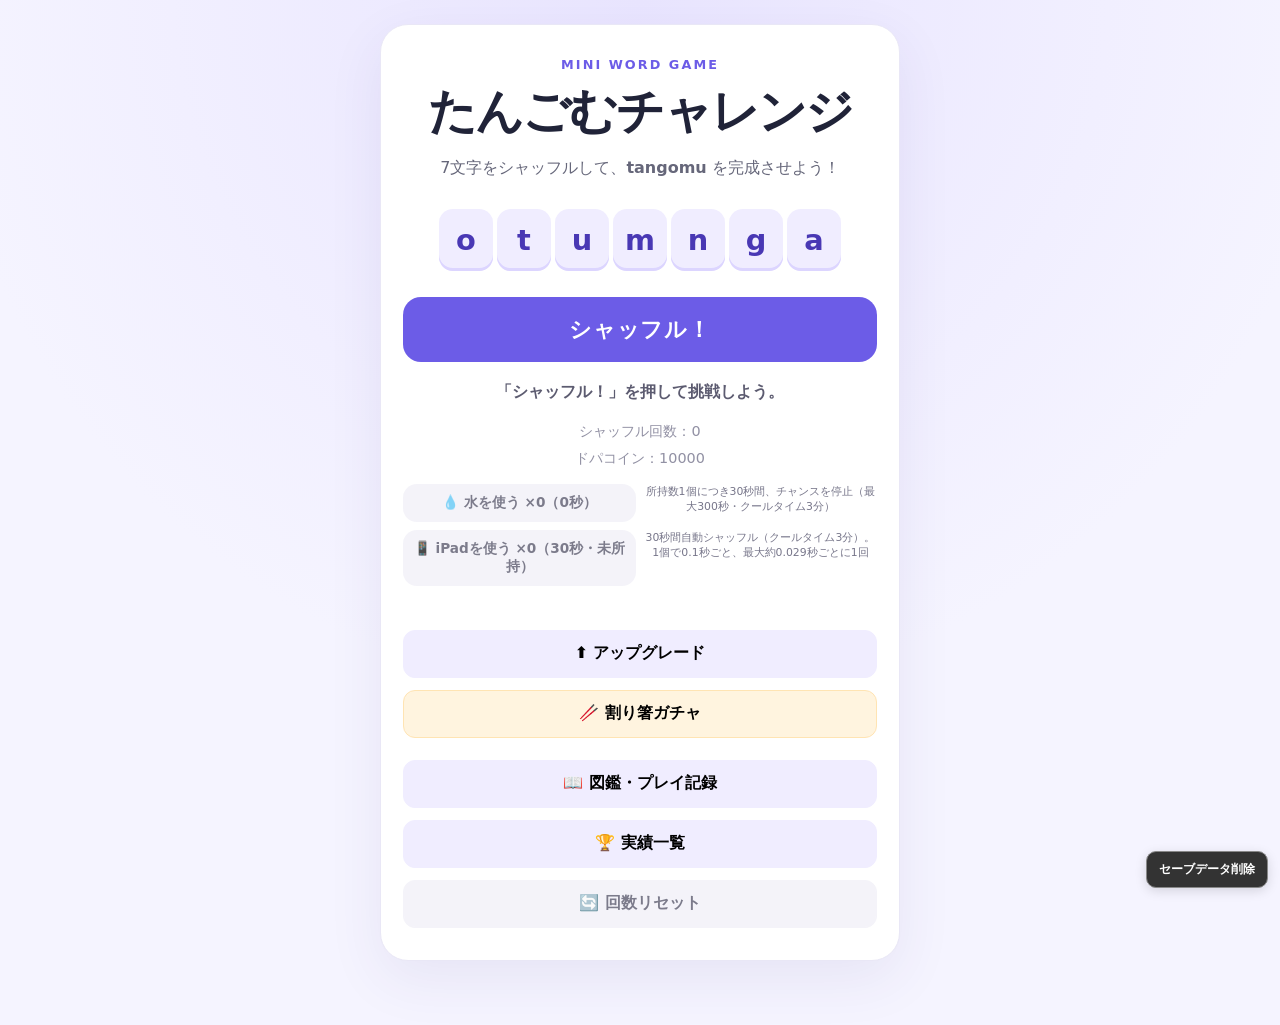
<file: index.html>
<!doctype html>
<html lang="ja">
<head>
  <meta charset="utf-8">
  <meta
    name="viewport"
    content="width=device-width, initial-scale=1, maximum-scale=1, user-scalable=no, viewport-fit=cover"
  >
  <title>たんごむチャレンジ</title>
  
<link rel="stylesheet" href="./css/base.css">
<link rel="stylesheet" href="./css/game.css">
<link rel="stylesheet" href="./css/effects.css">
<link rel="stylesheet" href="./css/achievements.css">
<link rel="stylesheet" href="./css/dopa.css">
<link rel="stylesheet" href="./css/collection.css">

</head>
<body>
  <main>
    <div class="eyebrow">MINI WORD GAME</div>

    <h1>たんごむチャレンジ</h1>

    <p>7文字をシャッフルして、<strong>tangomu</strong> を完成させよう！</p>

    <div class="letters" id="letters" aria-label="現在の文字列"></div>

    <div class="buttons">
      <button class="primary" id="shuffle">シャッフル！</button>
      <button id="dopaSkillActivate" class="secondary" hidden disabled>
        🔥 DOPA CHANCE発動
      </button>

      <button class="secondary" id="reset" hidden>最初から</button>

      <button class="secondary" id="debug" hidden>
        🛠️ クリア演出テスト
      </button>

      <button id="debugEete" hidden>
        紫シークレット：eete
      </button>

      <button id="debugTangomu" hidden>
        金シークレット：tangomu
      </button>
    </div>

    <div id="chanceOverlay" class="chance-overlay" aria-hidden="true">
      たんごむチャンス！
    </div>

    <div id="status" role="status" aria-live="polite">
      「シャッフル！」を押して挑戦しよう。
    </div>

    <div id="sparkle" class="sparkle" aria-hidden="true">
      🎉 ✨ 🎉
    </div>

    <div id="confetti" aria-hidden="true"></div>

    <div class="count">
      シャッフル回数：<span id="count">0</span>
    </div>

    <div class="count">
      ドパコイン：<span id="coins">0</span>
    </div>
    
    <div class="gacha-item-actions">
      <button id="useWaterBottle" class="secondary" type="button">
        💧 水を使う
      </button>
      <small>所持数1個につき30秒間、チャンスを停止（最大300秒・クールタイム3分）</small>
      <button id="useIpad" class="secondary" type="button">
        📱 iPadを使う
      </button>
      <small>30秒間自動シャッフル（クールタイム3分）。1個で0.1秒ごと、最大約0.029秒ごとに1回</small>
    </div>
    <p id="gachaAbilityStatus" role="status" aria-live="polite"></p>


<div class="menu-buttons">
  <button id="openUpgrade" class="secondary">
    ⬆️ アップグレード
  </button>

  <a id="openGacha" class="secondary" href="./gacha.html">
    🥢 割り箸ガチャ
  </a>

  <button id="openCollection" class="secondary">
    📖 図鑑・プレイ記録
  </button>

  <button id="openAchievements" class="secondary">
    🏆 実績一覧
  </button>

  <button id="resetCount" class="secondary is-locked">
    🔄 回数リセット
  </button>
</div>

  </main>

  <!-- 実績解除通知 -->
  <div
    id="achievementToast"
    class="achievement-toast"
    role="status"
    aria-live="polite"
    aria-atomic="true"
  ></div>

  <!-- 実績一覧画面 -->
  <div
    id="achievementModal"
    class="modal-overlay"
    hidden
  >
    <section
      class="achievement-modal"
      role="dialog"
      aria-modal="true"
      aria-labelledby="achievementTitle"
    >
      <div class="modal-header">
        <div>
          <div class="eyebrow">ACHIEVEMENTS</div>
          <h2 id="achievementTitle">実績一覧</h2>
        </div>

        <button
          id="closeAchievements"
          class="close-button"
          aria-label="実績一覧を閉じる"
        >×</button>
      </div>

      <div class="achievement-progress">
        <div class="progress-text">
          <span>解除状況</span>
          <strong id="achievementCount">0 / 0</strong>
        </div>

        <div
          class="progress-track"
          role="progressbar"
          aria-label="実績解除率"
          aria-valuemin="0"
          aria-valuemax="100"
          aria-valuenow="0"
          id="achievementProgress"
        >
          <div id="achievementProgressBar" class="progress-bar"></div>
        </div>
      </div>

      <div
        id="achievementList"
        class="achievement-list"
      ></div>

      <p class="achievement-note">
        まだ解除していない実績も確認できるよ！
      </p>
    </section>
  </div>

  
<!-- 図鑑・プレイ記録モーダル -->
<div id="collectionModal" class="modal-overlay" hidden>
  <section
    class="collection-modal"
    role="dialog"
    aria-modal="true"
    aria-labelledby="collectionTitle"
  >
    <div class="modal-header">
      <div>
        <div class="eyebrow">COLLECTION</div>
        <h2 id="collectionTitle">図鑑・プレイ記録</h2>
      </div>
      <button
        id="closeCollection"
        class="close-button"
        aria-label="図鑑を閉じる"
      >×</button>
    </div>

    <div class="collection-tabs" role="tablist" aria-label="表示内容">
      <button
        class="collection-tab active"
        data-collection-tab="secrets"
        role="tab"
        aria-selected="true"
      >📖 シークレット図鑑</button>

      <button
        class="collection-tab"
        data-collection-tab="records"
        role="tab"
        aria-selected="false"
      >📊 プレイ記録</button>
    </div>

    <section
      id="secretCollectionPanel"
      class="collection-panel"
      role="tabpanel"
    >
      <div class="collection-progress">
        <div class="collection-progress-heading">
          <span>シークレット発見率</span>
          <strong id="secretCollectionProgress">0%</strong>
        </div>

        <div class="collection-progress-heading">
          <span>発見数</span>
          <strong id="secretCollectionCount">0 / 10</strong>
        </div>

        <div
          class="collection-progress-track"
          role="progressbar"
          aria-label="シークレット発見率"
          aria-valuemin="0"
          aria-valuemax="100"
          aria-valuenow="0"
          id="secretCollectionProgressBarTrack"
        >
          <div
            id="secretCollectionProgressBar"
            class="collection-progress-bar"
          ></div>
        </div>
      </div>

      <div
        id="secretCollectionList"
        class="collection-secret-list"
      ></div>

      <p class="collection-note">
        シークレットを発見すると、ここに記録されるよ！
      </p>
    </section>

    <section
      id="recordCollectionPanel"
      class="collection-panel"
      role="tabpanel"
      hidden
    >
      <div id="playRecordList" class="play-record-list"></div>

      <p class="collection-note">
        これまでのプレイ記録だよ！
      </p>
    </section>
  </section>
</div>

<!-- Upgrade画面 -->
<div id="upgradeModal" class="modal-overlay" hidden>
  <section
    class="collection-modal"
    role="dialog"
    aria-modal="true"
    aria-labelledby="upgradeTitle"
  >
    <div class="modal-header">
      <div>
        <div class="eyebrow">UPGRADE</div>
        <h2 id="upgradeTitle">Upgrade</h2>
      </div>
      <button
        id="closeUpgrade"
        class="close-button"
        aria-label="Upgrade画面を閉じる"
      >×</button>
    </div>
    <div class="collection-panel">
      <article class="play-record-card">
        <span class="play-record-icon">✨</span>
        <span class="play-record-label">たんごむチャンス発生率</span>
        <strong id="chanceUpgradeRate" class="play-record-value">1/100</strong>
      </article>

      <p class="collection-note" id="chanceUpgradeDescription">
        ドパコインを使って、たんごむチャンスの発生率を上げよう！
      </p>

      <button id="buyChanceUpgrade" class="secondary">
        強化する
      </button>
      <p class="collection-note" id="chanceUpgradeStatus" role="status" aria-live="polite"></p>

      <section class="dopa-skill-upgrade">
        <div class="dopa-skill-upgrade-heading">
          <span class="play-record-icon">⚡</span>
          <span class="play-record-label">上位たんごむチャンス</span>
          <strong id="chanceTypeUpgradeState" class="play-record-value">通常</strong>
        </div>
        <p class="collection-note" id="chanceTypeUpgradeDescription">
          通常チャンスのみ発生します。スーパーを解禁すると4文字目まで確定します。
        </p>
        <button id="chanceTypeUpgradeButton" class="secondary">
          スーパーを解禁（50コイン）
        </button>
        <p class="collection-note" id="chanceTypeUpgradeStatus" role="status" aria-live="polite"></p>
      </section>

      <section class="dopa-skill-upgrade">
        <div class="dopa-skill-upgrade-heading">
          <span class="play-record-icon">🔥</span>
          <span class="play-record-label">DOPA CHANCE発動技</span>
          <strong id="dopaSkillState" class="play-record-value">未解放</strong>
        </div>
        <p class="collection-note" id="dopaSkillDescription">
          ドパコイン10枚で解放すると、DOPA CHANCEを任意に発動できます。
        </p>
        <p class="collection-note">
          再使用時間：<strong id="dopaSkillCooldown">10分</strong>
        </p>
        <p class="collection-note" id="dopaSkillUpgradeDescription"></p>
        <div class="dopa-skill-upgrade-actions">
          <button id="dopaSkillAction" class="secondary">
            技を解放（10コイン）
          </button>
        </div>
        <p class="collection-note" id="dopaSkillStatus" role="status" aria-live="polite"></p>
      </section>
    </div>
  </section>
</div>

  <!-- セーブデータ削除 -->
  <button id="saveDeleteButton" class="save-delete-button">
    セーブデータ削除
  </button>

  <script type="module" src="./js/game.js"></script>
</body>
</html>
</file>
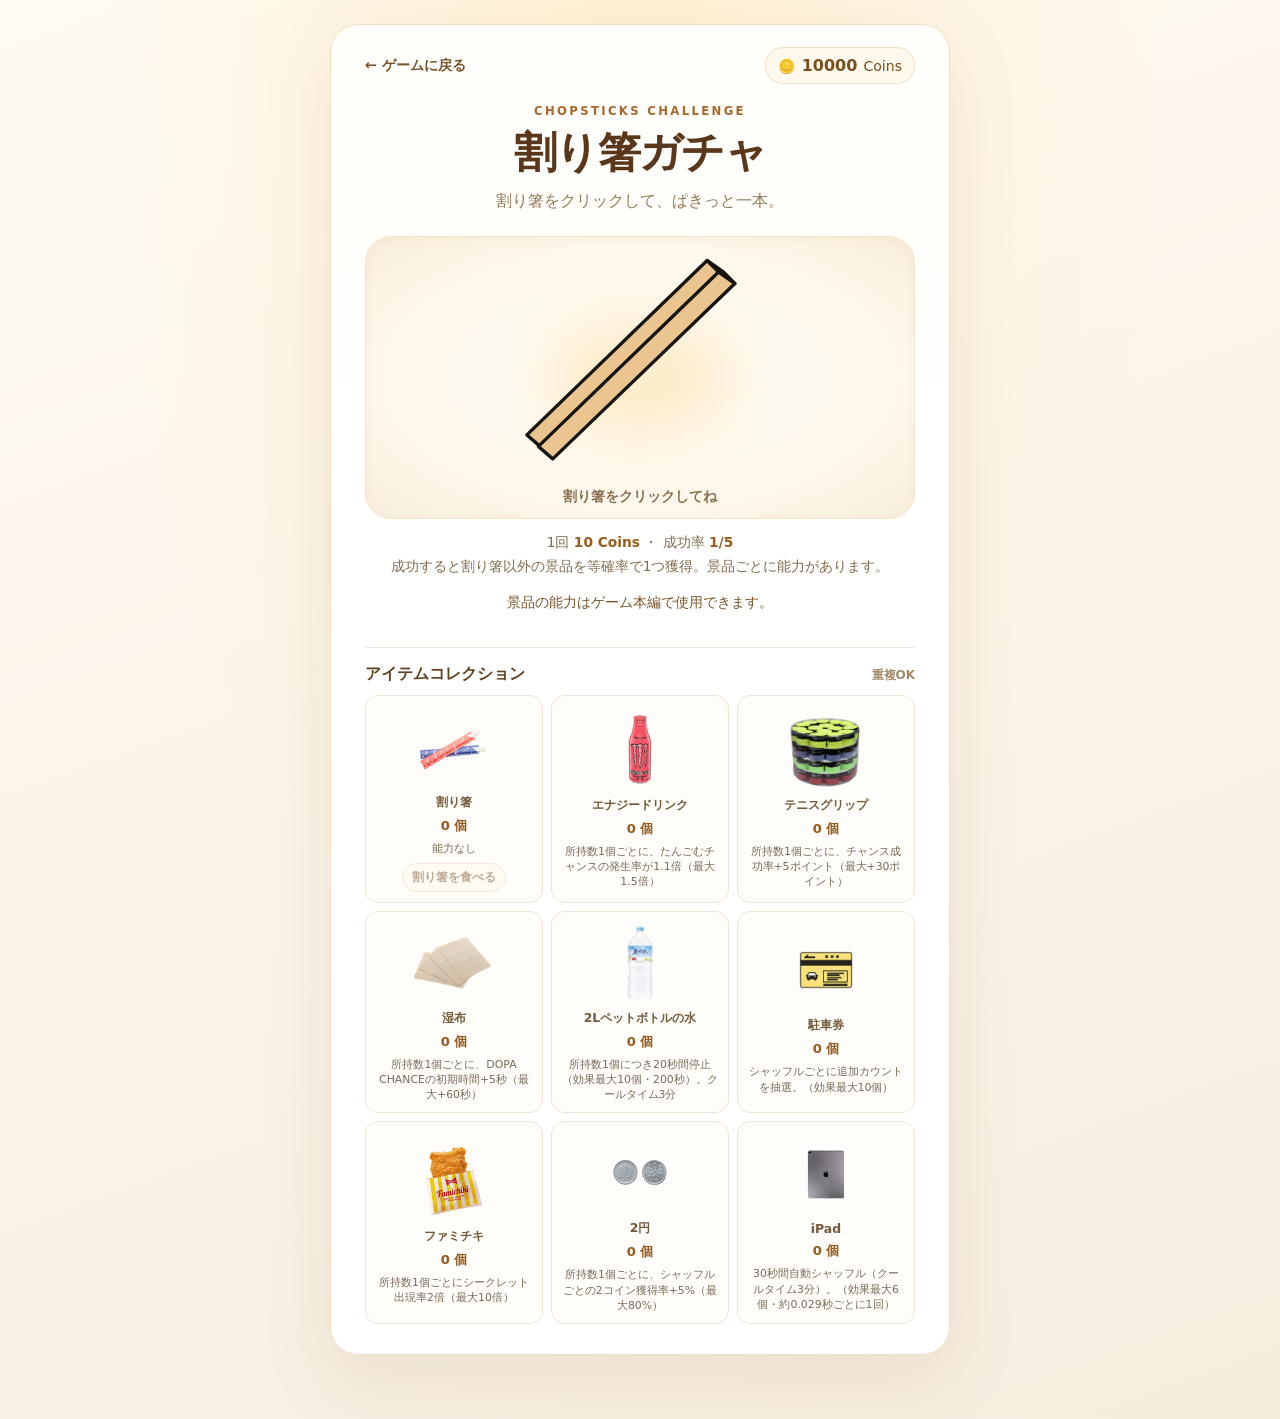
<file: gacha.html>
<!doctype html>
<html lang="ja">
<head>
  <meta charset="utf-8">
  <meta
    name="viewport"
    content="width=device-width, initial-scale=1, viewport-fit=cover"
  >
  <meta name="theme-color" content="#fff8ec">
  <title>割り箸ガチャ | たんごむチャレンジ</title>
  <link rel="stylesheet" href="./css/base.css">
  <link rel="stylesheet" href="./css/gacha.css">
</head>
<body class="gacha-body">
  <main class="gacha-page">
    <header class="gacha-header">
      <a class="gacha-back" href="./index.html">← ゲームに戻る</a>
      <div class="gacha-wallet" aria-label="所持Coins">
        <span aria-hidden="true">🪙</span>
        <strong id="gachaCoins">0</strong>
        <span>Coins</span>
      </div>
    </header>

    <section class="gacha-intro" aria-labelledby="gachaTitle">
      <div class="gacha-eyebrow">CHOPSTICKS CHALLENGE</div>
      <h1 id="gachaTitle">割り箸ガチャ</h1>
      <p>割り箸をクリックして、ぱきっと一本。</p>
    </section>

    <section class="gacha-machine" aria-label="割り箸を割る演出">
      <div class="gacha-glow" aria-hidden="true"></div>
      <div id="gachaStage" class="gacha-stage">
        <button
          id="drawGachaOnce"
          class="chopsticks-button"
          aria-label="割り箸を割る（10 Coins）"
        >
          <svg class="chopsticks" viewBox="0 0 260 240" aria-hidden="true">
            <g class="chopstick-piece chopstick-piece-upper">
              <path d="M 12 194 L 200 12 L 217 24 L 27 207 Z"></path>
            </g>
            <g class="chopstick-piece chopstick-piece-lower">
              <path d="M 24 206 L 212 24 L 229 36 L 39 219 Z"></path>
            </g>
            <path class="chopstick-connector" d="M 200 12 L 217 24 L 229 36 L 212 24 Z"></path>
          </svg>
        </button>
        <span id="gachaStageText" class="gacha-stage-text">
          割り箸をクリックしてね
        </span>
      </div>
      <div id="gachaBurst" class="gacha-burst" aria-hidden="true"></div>
    </section>

    <p class="gacha-rules">
      1回 <strong>10 Coins</strong> ・ 成功率 <strong>1/5</strong><br>
      成功すると割り箸以外の景品を等確率で1つ獲得。景品ごとに能力があります。
    </p>

    <p id="gachaStatus" class="gacha-status" role="status" aria-live="polite">
      景品の能力はゲーム本編で使用できます。
    </p>

    <section class="gacha-inventory-section" aria-labelledby="inventoryTitle">
      <div class="gacha-section-heading">
        <h2 id="inventoryTitle">アイテムコレクション</h2>
        <span>重複OK</span>
      </div>
      <div id="gachaInventory" class="gacha-inventory"></div>
    </section>

  </main>

  <script type="module" src="./js/gachaPage.js"></script>
</body>
</html>
</file>
<file: css/base.css>
:root {
  color-scheme: light;
  --ink: #202338;
  --accent: #6c5ce7;
  --bg: #f5f4ff;
}

* {
  box-sizing: border-box;
}

[hidden] {
  display: none !important;
}

button {
  touch-action: manipulation;
  -webkit-user-select: none;
  user-select: none;
  -webkit-touch-callout: none;
  -webkit-tap-highlight-color: transparent;
}

body {
  margin: 0;
  min-height: 100vh;
  min-height: 100dvh;
  display: grid;
  place-items: center;
  padding: 24px;
  padding-bottom: max(64px, calc(24px + env(safe-area-inset-bottom)));
  font-family: system-ui, -apple-system, "Hiragino Kaku Gothic ProN", sans-serif;
  color: var(--ink);
  background: radial-gradient(circle at top, #e9e5ff, var(--bg) 58%);
}

body.modal-open {
  overflow: hidden;
}

main {
  width: min(100%, 520px);
  text-align: center;
  background: #fff;
  border: 1px solid #e9e7f6;
  border-radius: 28px;
  padding: 32px 22px;
  box-shadow: 0 18px 55px #3a2e8014;
}

.eyebrow {
  color: var(--accent);
  font-weight: 800;
  letter-spacing: .16em;
  font-size: .8rem;
}

h1 {
  margin: 8px 0 10px;
  font-size: clamp(2rem, 8vw, 3rem);
  letter-spacing: -.04em;
}

p {
  line-height: 1.7;
  color: #66677a;
  margin: 0 auto;
}

/* 共通ボタン */
button {
  border: 0;
  border-radius: 14px;
  padding: 13px 20px;
  font: inherit;
  font-weight: 750;
  cursor: pointer;
  transition: transform .12s, filter .12s;
}

button:hover {
  filter: brightness(.97);
  transform: translateY(-1px);
}

button:active {
  transform: translateY(1px);
}

button:disabled {
  cursor: default;
  opacity: .7;
  transform: none;
}

button:focus-visible {
  outline: 3px solid #a99dfb;
  outline-offset: 3px;
}

.primary {
  background: var(--accent);
  color: white;
}

.secondary {
  background: #f0eff7;
  color: #45445b;
}

/* 全体のタッチ操作対策 */
html,
body,
main {
  touch-action: manipulation;
}

button,
button * {
  touch-action: manipulation;
  -webkit-tap-highlight-color: transparent;
}

/* スマートフォン：全体レイアウト */
@media (max-width: 480px) {
  body {
    padding: 14px;
    padding-bottom: max(62px, calc(14px + env(safe-area-inset-bottom)));
  }

  main {
    padding: 28px 18px;
    border-radius: 24px;
  }
}

/* 動きを減らす設定が有効な端末への配慮 */
@media (prefers-reduced-motion: reduce) {
  *,
  *::before,
  *::after {
    animation: none !important;
    transition: none !important;
  }
}
</file>
<file: css/game.css>
/* 文字タイル */
.letters {
  display: flex;
  justify-content: center;
  flex-wrap: nowrap;
  gap: 4px;
  margin: 28px 0 22px;
  min-height: 66px;
}

.letter {
  width: clamp(0px, 8vw, 54px);
  height: clamp(46px, 12vw, 62px);
  display: grid;
  place-items: center;
  border-radius: 14px;
  background: #f0edff;
  color: #4938b4;
  font-size: clamp(1.35rem, 5vw, 1.8rem);
  font-weight: 850;
  box-shadow: inset 0 -3px #dcd5ff;
}

.letter.correct {
  background: #d9f8e7;
  color: #167747;
  box-shadow: inset 0 -3px #b5e9cc;
}

/* ボタン配置 */
.buttons {
  display: flex;
  justify-content: center;
  gap: 10px;
  flex-wrap: wrap;
}

/* メインボタン */
#shuffle {
  width: 100%;
  min-height: 64px;
  padding: 18px 24px;
  border-radius: 18px;
  font-size: 1.35rem;
  font-weight: 850;
  letter-spacing: .04em;
}

.buttons.has-dopa-skill {
  display: grid;
  grid-template-columns: minmax(0, 3fr) minmax(0, 1fr);
}

.buttons.has-dopa-skill #shuffle,
.buttons.has-dopa-skill #dopaSkillActivate {
  width: 100%;
  min-width: 0;
}

#dopaSkillActivate {
  min-height: 64px;
  padding: 12px 10px;
  border: 1px solid #8d72eb;
  border-radius: 18px;
  background: linear-gradient(135deg, #7c3aed, #db2777);
  color: #fff;
  font-size: clamp(.85rem, 3.5vw, 1rem);
  font-weight: 850;
}

#dopaSkillActivate:hover:not(:disabled) {
  filter: brightness(1.08);
}

#dopaSkillActivate:disabled {
  opacity: .65;
}

#reset {
  width: 100%;
  min-height: 64px;
  padding: 18px 24px;
  border-radius: 18px;
  font-size: 1.25rem;
  font-weight: 850;
}

/* ステータス */
#status {
  min-height: 2em;
  margin-top: 20px;
  font-weight: 750;
  color: #5c5b70;
  white-space: pre-line;
}

#status.win {
  white-space: pre-line;
  color: #16804a;
  font-size: 1.5rem;
  line-height: 1.8;
  animation: pop .5s ease-out;
}

.count {
  margin-top: 8px;
  font-size: .9rem;
  color: #9291a4;
}

.gacha-item-actions {
  display: grid;
  grid-template-columns: repeat(2, minmax(0, 1fr));
  align-items: start;
  gap: 8px;
  margin-top: 16px;
}

.gacha-item-actions small {
  color: #77768a;
  font-size: .68rem;
  line-height: 1.4;
  text-align: center;
}

.gacha-item-actions button {
  padding: 10px 8px;
  font-size: .85rem;
}

#gachaAbilityStatus {
  min-height: 1.4em;
  margin: 8px 0 0;
  color: #6c5ce7;
  font-size: .78rem;
  text-align: center;
}

/* キラキラ */
.sparkle {
  display: none;
  font-size: 1.7rem;
  margin-top: 8px;
}

.sparkle.show {
  display: block;
  animation: pop .45s ease-out;
}

@keyframes pop {
  from {
    transform: scale(.5);
    opacity: 0;
  }

  to {
    transform: scale(1);
    opacity: 1;
  }
}

/* 紫色シークレット */
.letter.rare-purple {
  background: linear-gradient(
    135deg,
    #f0d9ff 0%,
    #a855f7 18%,
    #6b21a8 42%,
    #c084fc 55%,
    #581c87 78%,
    #a855f7 100%
  );
  color: #fff;
  border: 2px solid #d8b4fe;
  text-shadow: 0 1px 2px #3b0764;
  box-shadow:
    inset 0 1px 2px #f3e8ff,
    inset 0 -3px 4px #3b0764,
    0 0 5px rgba(168, 85, 247, .45);
}

/* 金色シークレット */
.letter.rare-gold {
  background: linear-gradient(
    135deg,
    #fff2a6 0%,
    #d4af37 18%,
    #8a6d1d 38%,
    #ffe680 50%,
    #b8860b 65%,
    #6f5315 82%,
    #d4af37 100%
  );
  color: #382600;
  border: 2px solid #f5d76e;
  text-shadow: 0 1px 1px rgba(255, 255, 255, .35);
  box-shadow:
    inset 0 1px 2px #fff8d6,
    inset 0 -3px 4px #65470a,
    0 0 7px rgba(212, 175, 55, .4);
}

/* スマートフォン */
@media (max-width: 480px) {
  .letters {
    gap: 3px;
  }

  #shuffle,
  #reset {
    min-height: 62px;
  }
}
</file>
<file: css/effects.css>
/* チャンス演出 */
.chance-overlay {
  position: fixed;
  top: 50%;
  left: 50%;
  transform: translate(-50%, -50%);
  z-index: 10000;
  max-width: calc(100vw - 24px);
  background: #fff;
  color: #000;
  border: 2px solid #000;
  border-radius: 8px;
  padding: 20px 28px;
  font-size: clamp(1.5rem, 6vw, 2.2rem);
  font-weight: 900;
  text-align: center;
  white-space: nowrap;
  display: none;
  pointer-events: none;
  touch-action: manipulation;
  -webkit-user-select: none;
  user-select: none;
  -webkit-touch-callout: none;
}

.chance-overlay.show {
  display: block;
  animation: chance-pop .5s ease-out;
}

@keyframes chance-pop {
  0% {
    opacity: 0;
    transform: translate(-50%, -50%) scale(.8);
  }

  40% {
    opacity: 1;
    transform: translate(-50%, -50%) scale(1.05);
  }

  100% {
    opacity: 1;
    transform: translate(-50%, -50%) scale(1);
  }
}

/* 紙吹雪 */
#confetti {
  position: fixed;
  inset: 0;
  overflow: hidden;
  pointer-events: none;
  z-index: 9999;
}

.confetti-piece {
  position: absolute;
  top: -20px;
  width: 10px;
  height: 16px;
  animation: confetti-fall 3s ease-in forwards;
}

@keyframes confetti-fall {
  0% {
    transform: translateY(-20px) rotate(0deg);
    opacity: 1;
  }

  100% {
    transform: translateY(110vh) rotate(900deg);
    opacity: 0;
  }
}

/* デバッグボタン */
#debug[hidden],
#debugEete[hidden],
#debugTangomu[hidden] {
  display: none !important;
}

/* チャンス演出中の操作対策 */
body.chance-animation {
  overscroll-behavior: none;
}

body.chance-animation,
body.chance-animation * {
  -webkit-user-select: none !important;
  user-select: none !important;
  -webkit-touch-callout: none !important;
}

body.chance-animation button {
  touch-action: manipulation;
}

/* チャンス演出中のボタン */
.buttons button.chance-disabled-look {
  background-color: #b8b8b8 !important;
  color: #666 !important;
  border-color: #aaa !important;
  opacity: .75;
  cursor: default;
}
</file>
<file: css/achievements.css>
/* メニューボタン */
.menu-buttons {
  display: flex;
  flex-direction: column;
  gap: 12px;
  margin-top: 18px;
}

/* 4つのボタンを同じ大きさにする */
#openCollection,
#openAchievements,
#resetCount,
#openUpgrade,
#openGacha {
  box-sizing: border-box;
  width: 100%;
  min-height: 48px;
  margin-top: 0;
  padding: 12px 16px;
  border-radius: 12px;
  font-size: 1rem;
  font-weight: 700;
}

/* 図鑑・プレイ記録 */
#openCollection {
  background-color: #f0edff;
  color: #000;
  border: 1px solid #f0edff;
}

#openCollection:hover {
  background-color: #e5dfff;
}

/* 実績一覧 */
#openAchievements {
  background-color: #f0edff;
  color: #000;
  border: 1px solid #f0edff;
}

#openAchievements:hover {
  background-color: #e5dfff;
}

/* Upgrade */
#openUpgrade {
  background-color: #f0edff;
  color: #000;
  border: 1px solid #f0edff;
}

#openUpgrade:hover {
  background-color: #e5dfff;
}

#openGacha {
  display: block;
  text-align: center;
  text-decoration: none;
  background-color: #fff4df;
  color: #000;
  border: 1px solid #ffe4b3;
}

#openGacha:hover {
  background-color: #ffebc9;
}

/* 回数リセット：使用できないときもクリック可能 */

#resetCount.is-locked {

  background-color: #f0eff7;

  color: #45445b;

  border: 1px solid #f0eff7;

  opacity: 0.7;

  cursor: pointer;

}

/* 使用できるとき */

#resetCount:not(.is-locked) {

  background-color: #f0edff;

  color: #000;

  border: 1px solid #f0edff;

  opacity: 1;

  cursor: pointer;

}

#resetCount:not(.is-locked):hover {

  background-color: #e5dfff;

}


/* 実績解除通知 */
.achievement-toast {
  position: fixed;
  top: max(16px, env(safe-area-inset-top));
  left: 50%;
  transform: translateX(-50%) translateY(-12px);
  z-index: 11000;
  width: max-content;
  max-width: calc(100vw - 32px);
  padding: 14px 20px;
  border: 2px solid #f5c542;
  border-radius: 14px;
  background: #292929;
  color: #fff;
  box-shadow: 0 8px 30px #0002;
  font-weight: 800;
  text-align: center;
  white-space: pre-line;
  overflow-wrap: anywhere;
  opacity: 0;
  visibility: hidden;
  pointer-events: none;
  transition:
    opacity .25s ease,
    transform .25s ease,
    visibility .25s;
}

.achievement-toast.show {
  opacity: 1;
  visibility: visible;
  transform: translateX(-50%) translateY(0);
}

/* モーダルの背景 */
.modal-overlay {
  position: fixed;
  inset: 0;
  z-index: 10500;
  display: grid;
  place-items: center;
  padding: 16px;
  padding-top: max(16px, env(safe-area-inset-top));
  padding-bottom: max(16px, env(safe-area-inset-bottom));
  background: rgba(25, 23, 43, .62);
  backdrop-filter: blur(5px);
  -webkit-backdrop-filter: blur(5px);
}

/* 実績一覧本体 */
.achievement-modal {
  width: min(100%, 500px);
  max-height: 85vh;
  max-height: 85dvh;
  display: flex;
  flex-direction: column;
  overflow: hidden;
  background: #fff;
  border: 1px solid #e9e7f6;
  border-radius: 24px;
  box-shadow: 0 24px 80px #0003;
  text-align: left;
  animation: modal-pop .2s ease-out;
}

@keyframes modal-pop {
  from {
    opacity: 0;
    transform: scale(.96) translateY(8px);
  }

  to {
    opacity: 1;
    transform: scale(1) translateY(0);
  }
}

.modal-header {
  display: flex;
  align-items: center;
  justify-content: space-between;
  gap: 12px;
  padding: 22px 22px 16px;
  border-bottom: 1px solid #eeecf7;
}

.modal-header h2 {
  margin: 4px 0 0;
  font-size: 1.6rem;
  letter-spacing: -.03em;
}

.close-button {
  flex: 0 0 auto;
  width: 42px;
  height: 42px;
  padding: 0;
  border-radius: 50%;
  background: #f0eff7;
  color: #45445b;
  font-size: 1.8rem;
  line-height: 1;
}

/* 解除進捗 */
.achievement-progress {
  padding: 18px 22px;
  background: #faf9ff;
  border-bottom: 1px solid #eeecf7;
}

.progress-text {
  display: flex;
  justify-content: space-between;
  align-items: center;
  gap: 12px;
  margin-bottom: 10px;
  font-size: .95rem;
  color: #66677a;
}

.progress-text strong {
  color: #4938b4;
  font-size: 1rem;
}

.progress-track {
  height: 10px;
  overflow: hidden;
  background: #e7e4f3;
  border-radius: 999px;
}

.progress-bar {
  width: 0;
  height: 100%;
  border-radius: inherit;
  background: linear-gradient(90deg, #6c5ce7, #a18aff);
  transition: width .3s ease;
}

/* 実績リスト */
.achievement-list {
  display: grid;
  gap: 10px;
  overflow-y: auto;
  overscroll-behavior: contain;
  padding: 16px 18px;
  -webkit-overflow-scrolling: touch;
}

.achievement-card {
  display: grid;
  grid-template-columns: 52px minmax(0, 1fr);
  align-items: center;
  gap: 12px;
  padding: 13px;
  border: 1px solid #e9e7f6;
  border-radius: 16px;
  background: #fff;
}

.achievement-card.unlocked {
  border-color: #d7cfff;
  background: linear-gradient(135deg, #faf9ff, #f0edff);
}

.achievement-icon {
  display: grid;
  place-items: center;
  width: 52px;
  height: 52px;
  border-radius: 14px;
  background: #eeedf3;
  color: #9a98a8;
  font-size: 1.7rem;
}

.achievement-card.unlocked .achievement-icon {
  background: #e4dcff;
  color: #5c45cf;
}

.achievement-info {
  min-width: 0;
}

.achievement-name {
  margin: 0 0 4px;
  color: #a09eae;
  font-size: 1rem;
  font-weight: 850;
  overflow-wrap: anywhere;
}

.achievement-card.unlocked .achievement-name {
  color: #382b8b;
}

.achievement-description {
  margin: 0;
  color: #77768a;
  font-size: .86rem;
  line-height: 1.55;
  overflow-wrap: anywhere;
}

.achievement-status {
  display: inline-block;
  margin-top: 7px;
  color: #a09eae;
  font-size: .76rem;
  font-weight: 750;
}

.achievement-card.unlocked .achievement-status {
  color: #287543;
}

.achievement-note {
  flex: 0 0 auto;
  padding: 0 22px 18px;
  font-size: .82rem;
  text-align: center;
  color: #9291a4;
}

/* セーブデータ削除ボタン */
.save-delete-button {
  position: fixed;
  right: max(12px, env(safe-area-inset-right));
  bottom: max(12px, env(safe-area-inset-bottom));
  z-index: 9000;
  padding: 9px 12px;
  border: 1px solid #888;
  border-radius: 10px;
  background: #333;
  color: #fff;
  font-size: .78rem;
  box-shadow: 0 3px 12px #0002;
}

/* スマートフォン：実績画面 */
@media (max-width: 480px) {
  .modal-overlay {
    padding-left: 10px;
    padding-right: 10px;
  }

  .achievement-modal {
    max-height: 88vh;
    max-height: 88dvh;
    border-radius: 20px;
  }

  .modal-header {
    padding: 18px 16px 14px;
  }

  .achievement-progress {
    padding: 14px 16px;
  }

  .achievement-list {
    padding: 12px;
    gap: 8px;
  }

  .achievement-card {
    grid-template-columns: 44px minmax(0, 1fr);
    gap: 10px;
    padding: 10px;
  }

  .achievement-icon {
    width: 44px;
    height: 44px;
    border-radius: 12px;
    font-size: 1.5rem;
  }

  .achievement-note {
    padding: 0 12px 14px;
  }

  .save-delete-button {
    font-size: .72rem;
    padding: 8px 10px;
  }
}
</file>
<file: css/dopa.css>
/* ========================================
   DOPA CHANCE 突入演出
======================================== */

.dopa-entrance {
  position: fixed;
  inset: 0;
  z-index: 100000;
  display: flex;
  align-items: center;
  justify-content: center;
  overflow: hidden;
  background: #050008;
  opacity: 0;
  pointer-events: none;
  transition: opacity 0.15s ease;
}

.dopa-entrance.active {
  opacity: 1;
}

.dopa-flash {
  position: absolute;
  inset: -50%;
  background: radial-gradient(
    ellipse at center,
    rgba(255, 20, 20, 0.95) 0%,
    rgba(130, 0, 30, 0.55) 25%,
    transparent 65%
  );
  opacity: 0;
}

.dopa-entrance.active .dopa-flash {
  animation: dopaFlash 1.2s ease-out forwards;
}

.dopa-lightning {
  position: absolute;
  inset: -100%;
  background: repeating-linear-gradient(
    115deg,
    transparent 0%,
    transparent 46%,
    rgba(255, 40, 40, 0.95) 47%,
    rgba(255, 255, 255, 0.95) 47.3%,
    transparent 48%,
    transparent 55%
  );
  opacity: 0;
}

.dopa-entrance.active .dopa-lightning {
  animation: dopaLightning 1.4s ease-out forwards;
}

.dopa-entrance-content {
  position: relative;
  z-index: 2;
  width: 100%;
  padding: 20px;
  box-sizing: border-box;
  text-align: center;
  opacity: 0;
  transform: scale(0.3) rotate(-8deg);
}

.dopa-entrance.active .dopa-entrance-content {
  animation: dopaTitleAppear 0.65s 0.65s
    cubic-bezier(0.15, 1.7, 0.4, 1) forwards;
}

.dopa-warning {
  color: #fff;
  font-size: clamp(12px, 4vw, 20px);
  font-weight: 900;
  letter-spacing: 0.35em;
  text-shadow: 0 0 15px #f00;
}

.dopa-title {
  color: #fff;
  font-size: clamp(64px, 19vw, 130px);
  line-height: 0.95;
  font-weight: 1000;
  font-style: italic;
  letter-spacing: -0.06em;
  -webkit-text-stroke: 2px #ff2929;
  text-shadow:
    0 0 8px #fff,
    0 0 22px #f00,
    0 0 50px #f00,
    0 0 90px #ff2020;
}

.dopa-subtitle {
  margin-top: 10px;
  color: #ffe66d;
  font-size: clamp(27px, 8vw, 54px);
  font-weight: 1000;
  font-style: italic;
  letter-spacing: 0.08em;
  text-shadow:
    0 0 10px #ff8a00,
    0 0 30px #ff2500,
    0 0 55px #f00;
}

.dopa-message {
  margin-top: 24px;
  color: #fff;
  font-size: clamp(18px, 5vw, 28px);
  font-weight: 900;
  text-shadow: 0 0 15px #f00;
  animation: dopaMessagePulse 0.35s infinite alternate;
}

@keyframes dopaFlash {
  0% {
    opacity: 0;
    transform: scale(0.2);
  }

  25% {
    opacity: 1;
    transform: scale(1);
  }

  45% {
    opacity: 0.2;
  }

  60% {
    opacity: 0.9;
  }

  100% {
    opacity: 0.35;
    transform: scale(1.3);
  }
}

@keyframes dopaLightning {
  0% {
    opacity: 0;
    transform: translateX(-35%);
  }

  20% {
    opacity: 1;
  }

  45% {
    opacity: 0.8;
    transform: translateX(15%);
  }

  65% {
    opacity: 0.15;
  }

  80% {
    opacity: 0.9;
    transform: translateX(30%);
  }

  100% {
    opacity: 0;
    transform: translateX(50%);
  }
}

@keyframes dopaTitleAppear {
  0% {
    opacity: 0;
    transform: scale(0.3) rotate(-8deg);
  }

  65% {
    opacity: 1;
    transform: scale(1.15) rotate(2deg);
  }

  82% {
    transform: scale(0.95) rotate(-1deg);
  }

  100% {
    opacity: 1;
    transform: scale(1) rotate(0deg);
  }
}

@keyframes dopaMessagePulse {
  from {
    opacity: 0.7;
    transform: scale(0.97);
  }

  to {
    opacity: 1;
    transform: scale(1.04);
  }
}

.dopa-entrance.dopa-exit {
  opacity: 0;
  transition: opacity 0.35s ease;
}

/* ========================================
   DOPA FEVER延長演出
======================================== */

.dopa-fever {
  position: fixed;
  inset: 0;
  z-index: 100002;
  display: grid;
  place-items: center;
  overflow: hidden;
  background: rgba(30, 3, 45, 0.84);
  opacity: 0;
  pointer-events: none;
  transition: opacity 0.18s ease;
}

.dopa-fever.active {
  opacity: 1;
}

.dopa-fever-flash {
  position: absolute;
  inset: -50%;
  background: conic-gradient(
    from 0deg,
    transparent,
    rgba(255, 230, 109, 0.8),
    rgba(255, 45, 149, 0.55),
    transparent,
    rgba(139, 92, 246, 0.7),
    transparent
  );
  animation: dopaFeverSpin 1.8s linear infinite;
}

.dopa-fever-content {
  position: relative;
  display: grid;
  gap: 10px;
  justify-items: center;
  width: min(92vw, 560px);
  padding: 26px 18px;
  border: 3px solid #ffe66d;
  border-radius: 24px;
  background: linear-gradient(135deg, #581c87, #be185d 55%, #7c2d12);
  box-shadow:
    0 0 24px #f0abfc,
    0 0 70px rgba(255, 230, 109, 0.8),
    inset 0 0 30px rgba(255, 255, 255, 0.18);
  color: #fff;
  text-align: center;
  transform: scale(0.35) rotate(-8deg);
}

.dopa-fever.active .dopa-fever-content {
  animation: dopaFeverBurst 1.8s cubic-bezier(0.16, 1, 0.3, 1) both;
}

.dopa-fever-label {
  color: #fff3a3;
  font-size: clamp(12px, 3.5vw, 17px);
  font-weight: 900;
  letter-spacing: 0.2em;
}

.dopa-fever-content strong {
  color: #fff;
  font-size: clamp(38px, 11vw, 72px);
  font-style: italic;
  font-weight: 1000;
  line-height: 1;
  text-shadow:
    0 0 8px #fff,
    0 0 22px #ffdf52,
    0 0 45px #ff2d95;
}

.dopa-fever-message {
  color: #fff3a3;
  font-size: clamp(18px, 5vw, 26px);
  font-weight: 900;
}

@keyframes dopaFeverSpin {
  to {
    transform: rotate(360deg);
  }
}

@keyframes dopaFeverBurst {
  0% {
    opacity: 0;
    transform: scale(0.35) rotate(-8deg);
  }

  18% {
    opacity: 1;
    transform: scale(1.08) rotate(2deg);
  }

  32% {
    transform: scale(0.96) rotate(-1deg);
  }

  45%,
  78% {
    opacity: 1;
    transform: scale(1) rotate(0);
  }

  100% {
    opacity: 0;
    transform: scale(1.1) rotate(3deg);
  }
}

/* ========================================
   DOPA CHANCE 効果説明画面
======================================== */

.dopa-info {
  position: fixed;
  inset: 0;
  z-index: 100001;
  display: flex;
  align-items: center;
  justify-content: center;
  box-sizing: border-box;
  padding: 20px;
  overflow-y: auto;
  background: radial-gradient(
    ellipse at center,
    rgba(100, 20, 150, 0.96),
    rgba(12, 3, 22, 0.99) 75%
  );
  color: #fff;
  opacity: 0;
  transform: scale(0.92);
  transition:
    opacity 0.3s ease,
    transform 0.3s ease;
  pointer-events: none;
}

.dopa-info.active {
  opacity: 1;
  transform: scale(1);
}

.dopa-info-content {
  width: 100%;
  max-width: 430px;
  box-sizing: border-box;
  padding: 24px 18px;
  border: 2px solid #e879f9;
  border-radius: 20px;
  background: rgba(22, 7, 35, 0.92);
  box-shadow:
    0 0 20px rgba(217, 70, 239, 0.6),
    inset 0 0 25px rgba(168, 85, 247, 0.12);
  text-align: center;
  animation: dopaInfoGlow 1.2s infinite alternate;
}

.dopa-info-heading {
  color: #ffe66d;
  font-size: clamp(21px, 6vw, 29px);
  font-weight: 1000;
  text-shadow:
    0 0 10px #ff8a00,
    0 0 25px #ff4500;
}

.dopa-info-subheading {
  margin: 10px 0 22px;
  color: #f5d0fe;
  font-size: 15px;
  font-weight: bold;
}

.dopa-info-item {
  display: flex;
  align-items: center;
  gap: 12px;
  margin-top: 12px;
  padding: 14px 12px;
  border: 1px solid rgba(232, 121, 249, 0.55);
  border-radius: 12px;
  background: linear-gradient(
    110deg,
    rgba(126, 34, 206, 0.35),
    rgba(219, 39, 119, 0.18)
  );
  text-align: left;
}

.dopa-info-item > span {
  flex-shrink: 0;
  font-size: 28px;
}

.dopa-info-item strong {
  display: block;
  color: #fff;
  font-size: clamp(13px, 3.7vw, 16px);
  line-height: 1.5;
}

.dopa-info-item small {
  display: block;
  margin-top: 4px;
  color: #e9d5ff;
  font-size: 12px;
  line-height: 1.5;
}

.dopa-info-footer {
  margin-top: 24px;
  color: #ffdf70;
  font-size: 18px;
  font-weight: 900;
  text-shadow: 0 0 12px #ff7300;
}

@keyframes dopaInfoGlow {
  from {
    box-shadow:
      0 0 15px rgba(217, 70, 239, 0.4),
      inset 0 0 15px rgba(168, 85, 247, 0.08);
  }

  to {
    box-shadow:
      0 0 30px rgba(217, 70, 239, 0.8),
      inset 0 0 25px rgba(168, 85, 247, 0.2);
  }
}

/* 動きを減らす設定が有効な端末への配慮 */
@media (prefers-reduced-motion: reduce) {
  .dopa-entrance.active .dopa-flash,
  .dopa-entrance.active .dopa-lightning,
  .dopa-entrance.active .dopa-entrance-content {
    animation-duration: 0.2s;
    animation-delay: 0s;
  }

  .dopa-message,
  .dopa-info-content {
    animation: none;
  }
}

/* ========================================
   DOPA CHANCE中の虹色背景
======================================== */

body.dopa-rainbow {
  background: linear-gradient(
    120deg,
    #ff0000,
    #ff8800,
    #ffee00,
    #00dd44,
    #00ccff,
    #3344ff,
    #bb33ff,
    #ff0088,
    #ff0000
  );
  background-size: 400% 400%;
  animation: dopaRainbowBackground 5s linear infinite;
}

@keyframes dopaRainbowBackground {
  0% {
    background-position: 0% 50%;
  }

  50% {
    background-position: 100% 50%;
  }

  100% {
    background-position: 0% 50%;
  }
}
</file>
<file: css/collection.css>
/* 図鑑・記録ボタン */
#openCollection {
  width: 100%;
  min-height: 48px;
  margin-top: 10px;
  background-color: #f0edff;
  color: #000;
  border: 1px solid #f0edff;
  font-weight: 700;
}

#openCollection:hover {
  background-color: #e5dfff;
}

/* 図鑑モーダル */
.collection-modal {
  width: min(100%, 500px);
  max-height: 85vh;
  max-height: 85dvh;
  display: flex;
  flex-direction: column;
  overflow: hidden;
  background: #fff;
  border: 1px solid #e9e7f6;
  border-radius: 24px;
  box-shadow: 0 24px 80px #0003;
  text-align: left;
  animation: modal-pop .2s ease-out;
}

.collection-tabs {
  display: grid;
  grid-template-columns: 1fr 1fr;
  gap: 8px;
  padding: 14px 18px;
  border-bottom: 1px solid #eeecf7;
}

.collection-tab {
  min-height: 44px;
  padding: 10px;
  border: 1px solid #e5e0fa;
  border-radius: 12px;
  background: #f7f5ff;
  color: #45445b;
  font-weight: 750;
}

.collection-tab.active {
  background: #6c5ce7;
  border-color: #5948cf;
  color: #fff;
}

.collection-panel {
  min-height: 0;
  overflow-y: auto;
  overscroll-behavior: contain;
  padding: 16px 18px;
  -webkit-overflow-scrolling: touch;
}

.collection-panel[hidden] {
  display: none;
}

.collection-progress {
  margin-bottom: 16px;
  padding: 15px;
  border: 1px solid #e9e7f6;
  border-radius: 16px;
  background: #faf9ff;
}

.collection-progress-heading {
  display: flex;
  justify-content: space-between;
  gap: 12px;
  margin-bottom: 10px;
  color: #55536c;
  font-weight: 750;
}

.collection-progress-track {
  height: 10px;
  overflow: hidden;
  border-radius: 999px;
  background: #e7e4f3;
}

.collection-progress-bar {
  width: 0;
  height: 100%;
  border-radius: inherit;
  background: linear-gradient(90deg, #6c5ce7, #a18aff);
  transition: width .3s ease;
}

/* シークレット一覧 */
.collection-secret-list {
  display: grid;
  gap: 10px;
}

.collection-secret-card {
  display: grid;
  grid-template-columns: 44px minmax(0, 1fr);
  align-items: center;
  gap: 12px;
  padding: 12px;
  border: 1px solid #e9e7f6;
  border-radius: 16px;
  background: #f8f8fb;
}

.collection-secret-card.discovered {
  border-color: #d7cfff;
  background: linear-gradient(135deg, #faf9ff, #f0edff);
}

.collection-secret-card.secret-purple {
  border-color: #b99aff;
  background: linear-gradient(135deg, #fbf8ff, #eee1ff);
}

.collection-secret-card.secret-gold {
  border-color: #e6c65b;
  background: linear-gradient(135deg, #fffdf2, #fff1bd);
}

.collection-secret-number {
  display: grid;
  place-items: center;
  width: 44px;
  height: 44px;
  border-radius: 12px;
  background: #e9e7f1;
  color: #77738c;
  font-weight: 850;
}

.collection-secret-card.discovered .collection-secret-number {
  background: #e0d8ff;
  color: #4938b4;
}

.collection-secret-card.secret-gold .collection-secret-number {
  background: #f8df83;
  color: #765400;
}

.collection-secret-info {
  min-width: 0;
}

.collection-secret-name {
  margin: 0 0 3px;
  color: #77768a;
  font-size: 1rem;
  font-weight: 850;
  overflow-wrap: anywhere;
}

.collection-secret-card.discovered .collection-secret-name {
  color: #382b8b;
}

.collection-secret-card.secret-gold .collection-secret-name {
  color: #765400;
}

.collection-secret-text {
  margin: 0;
  color: #77768a;
  font-size: .88rem;
  overflow-wrap: anywhere;
}

.collection-secret-status {
  display: inline-block;
  margin-top: 5px;
  color: #9291a4;
  font-size: .75rem;
  font-weight: 750;
}

.collection-secret-card.discovered .collection-secret-status {
  color: #287543;
}

/* プレイ記録 */
.play-record-list {
  display: grid;
  gap: 10px;
}

.play-record-card {
  display: grid;
  grid-template-columns: 40px minmax(0, 1fr) auto;
  align-items: center;
  gap: 10px;
  padding: 14px;
  border: 1px solid #e9e7f6;
  border-radius: 15px;
  background: #faf9ff;
}

.play-record-icon {
  font-size: 1.5rem;
  text-align: center;
}

.play-record-label {
  color: #55536c;
  font-size: .9rem;
  font-weight: 700;
  overflow-wrap: anywhere;
}

.play-record-value {
  color: #4938b4;
  font-size: 1.15rem;
  font-weight: 850;
  text-align: right;
  overflow-wrap: anywhere;
}

.collection-note {
  margin: 14px 0 0;
  color: #9291a4;
  font-size: .8rem;
  line-height: 1.6;
  text-align: center;
}

.dopa-skill-upgrade {
  display: grid;
  gap: 8px;
  margin-top: 16px;
  padding: 14px;
  border: 1px solid #e9e7f6;
  border-radius: 16px;
  background: #faf9ff;
}

.dopa-skill-upgrade-heading {
  display: grid;
  grid-template-columns: 40px minmax(0, 1fr) auto;
  align-items: center;
  gap: 10px;
}

.dopa-skill-upgrade-actions {
  display: grid;
  gap: 8px;
}

.dopa-skill-upgrade-actions button {
  width: 100%;
  min-height: 44px;
  margin-top: 0;
}

.dopa-skill-upgrade .collection-note {
  margin-top: 0;
}

@media (max-width: 480px) {
  .collection-modal {
    max-height: 88vh;
    max-height: 88dvh;
    border-radius: 20px;
  }

  .collection-tabs {
    padding: 12px;
  }

  .collection-panel {
    padding: 12px;
  }

  .collection-secret-card {
    gap: 10px;
    padding: 10px;
  }

  .play-record-card {
    grid-template-columns: 32px minmax(0, 1fr) auto;
    gap: 8px;
    padding: 12px 10px;
  }

  .play-record-label {
    font-size: .82rem;
  }

  .play-record-value {
    font-size: 1rem;
  }
}
</file>
<file: css/gacha.css>
.gacha-body {
  --gacha-ink: #453323;
  --gacha-brown: #a9682b;
  --gacha-gold: #e4a83a;
  background:
    radial-gradient(ellipse at 50% 0, #fff1d2 0, transparent 58%),
    linear-gradient(160deg, #fffaf2, #f6eddf);
  color: var(--gacha-ink);
}

.gacha-page {
  width: min(100%, 620px);
  overflow: hidden;
  padding: 22px clamp(18px, 5vw, 34px) 30px;
  border: 1px solid #f0dfc4;
  background: linear-gradient(180deg, #fffefa, #fff 55%);
  box-shadow: 0 24px 75px #80501b1a;
}

.gacha-header {
  display: flex;
  align-items: center;
  justify-content: space-between;
  gap: 12px;
}

.gacha-back {
  color: #79552e;
  font-size: .9rem;
  font-weight: 750;
  text-decoration: none;
}

.gacha-back:hover {
  text-decoration: underline;
}

.gacha-wallet {
  display: flex;
  align-items: center;
  gap: 6px;
  padding: 8px 12px;
  border: 1px solid #f0dfc4;
  border-radius: 999px;
  background: #fff8ec;
  color: #77501d;
  font-size: .88rem;
}

.gacha-wallet strong {
  font-size: 1rem;
}

.gacha-intro {
  margin-top: 20px;
  text-align: center;
}

.gacha-eyebrow {
  color: var(--gacha-brown);
  font-size: .73rem;
  font-weight: 850;
  letter-spacing: .2em;
}

.gacha-intro h1 {
  margin: 5px 0 0;
  color: #5a371b;
  font-size: clamp(2rem, 8vw, 2.7rem);
  letter-spacing: -.04em;
}

.gacha-intro p {
  margin-top: 5px;
  color: #927956;
}

.gacha-machine {
  position: relative;
  display: grid;
  min-height: 270px;
  place-items: center;
  overflow: hidden;
  margin: 22px 0 12px;
  border: 1px solid #f3e5cd;
  border-radius: 26px;
  background:
    radial-gradient(ellipse at center, #fffefb 0, #fff8ec 62%, #f8eddb 100%);
  box-shadow: inset 0 2px 10px #9a65200d;
}

.gacha-glow {
  position: absolute;
  width: 190px;
  height: 110px;
  border-radius: 50%;
  background: #f6cc7161;
  filter: blur(32px);
  transition: transform .35s, opacity .35s;
}

.gacha-stage {
  position: relative;
  z-index: 1;
  display: grid;
  justify-items: center;
  gap: 8px;
  width: 100%;
  padding: 12px 20px;
}

.chopsticks {
  display: block;
  width: min(270px, 76vw);
  height: 230px;
  overflow: visible;
}

.chopsticks-button {
  display: block;
  padding: 0;
  background: transparent;
}

.chopsticks-button:hover:not(:disabled),
.chopsticks-button:active:not(:disabled) {
  filter: none;
  transform: none;
}

.chopsticks-button:disabled {
  opacity: .55;
}

.chopstick-piece {
  transform-box: view-box;
  transition:
    transform 1.15s cubic-bezier(.2, .8, .2, 1),
    filter .4s;
}

.chopstick-piece path {
  fill: #eac58f;
  stroke: #171512;
  stroke-linejoin: round;
  stroke-width: 3.5px;
  transition: fill .25s, stroke .25s, stroke-width .25s;
}

.chopstick-piece-upper {
  transform-origin: 224px 24px;
}

.chopstick-piece-lower {
  transform-origin: 273px -36px;
}

.chopstick-connector {
  fill: #eac58f;
  stroke: #171512;
  stroke-linejoin: round;
  stroke-width: 3.5px;
  transition: opacity .35s;
}

.gacha-stage-text {
  color: #8a704e;
  font-size: .88rem;
  font-weight: 750;
}

.gacha-stage.breaking .chopstick-piece-upper {
  transform: rotate(11deg);
}

.gacha-stage.breaking .chopstick-piece-lower {
  transform: rotate(-11deg);
}

.gacha-stage.breaking .chopstick-connector {
  opacity: 0;
}

.gacha-stage.breaking .chopstick-piece path {
  fill: #d8bd96;
  stroke: #b69c78;
  stroke-width: 2px;
}

.gacha-stage.breaking ~ .gacha-burst {
  animation: gacha-burst .9s ease-out both;
}

.gacha-machine.breaking .gacha-glow {
  opacity: 1;
  transform: scale(1.5);
}

.gacha-burst {
  position: absolute;
  z-index: 0;
  width: 8px;
  height: 8px;
  border-radius: 50%;
  background: #eeb84f;
  opacity: 0;
  box-shadow:
    0 -62px 0 -2px #efc56e,
    44px -44px 0 -2px #f3d491,
    62px 0 0 -2px #efc56e,
    44px 44px 0 -2px #f3d491,
    0 62px 0 -2px #efc56e,
    -44px 44px 0 -2px #f3d491,
    -62px 0 0 -2px #efc56e,
    -44px -44px 0 -2px #f3d491;
}

@keyframes gacha-burst {
  0% { opacity: 0; transform: scale(.3) rotate(0); }
  30% { opacity: 1; }
  100% { opacity: 0; transform: scale(1.15) rotate(35deg); }
}

.gacha-rules {
  color: #806c50;
  font-size: .86rem;
  text-align: center;
}

.gacha-rules strong {
  color: #9a5d1d;
}

.gacha-status {
  min-height: 2.8em;
  margin-top: 13px;
  color: #79552e;
  font-size: .86rem;
  text-align: center;
}

.gacha-inventory-section {
  margin-top: 18px;
  padding-top: 16px;
  border-top: 1px solid #f1e7d8;
}

.gacha-section-heading {
  display: flex;
  align-items: baseline;
  justify-content: space-between;
  gap: 12px;
  margin-bottom: 10px;
}

.gacha-section-heading h2 {
  margin: 0;
  color: #604322;
  font-size: 1rem;
}

.gacha-section-heading > span {
  color: #a18a6a;
  font-size: .75rem;
  font-weight: 750;
}

.gacha-inventory {
  display: grid;
  grid-template-columns: repeat(3, minmax(0, 1fr));
  gap: 8px;
}

.gacha-inventory-card {
  display: grid;
  align-content: center;
  justify-items: center;
  gap: 6px;
  aspect-ratio: auto;
  min-height: 190px;
  min-width: 0;
  padding: 10px;
  border: 1px solid #f0e5d5;
  border-radius: 13px;
  background: #fffdf9;
  transition: border-color .2s, background .2s, transform .2s;
}

.gacha-item-icon {
  font-size: 2rem;
  line-height: 1;
}

.gacha-item-image {
  width: min(100%, 88px);
  height: 82px;
  object-fit: contain;
}

.gacha-inventory-card.new-item {
  border-color: #e7b959;
  background: #fff7df;
  animation: item-pop .4s ease-out both;
}

@keyframes item-pop {
  0% { transform: scale(.94); }
  60% { transform: scale(1.04); }
  100% { transform: scale(1); }
}

.gacha-item-label {
  overflow-wrap: anywhere;
  color: #735b3b;
  font-size: .78rem;
  font-weight: 700;
}

.gacha-item-count {
  flex: none;
  color: #935d20;
  font-size: .82rem;
  white-space: nowrap;
}

.gacha-item-ability {
  color: #786a57;
  font-size: .68rem;
  line-height: 1.4;
  text-align: center;
}

.eat-chopsticks-button {
  padding: 6px 9px;
  border: 1px solid #e8d5b8;
  border-radius: 999px;
  background: #fff8ec;
  color: #79552e;
  font-size: .72rem;
  font-weight: 750;
}

.eat-chopsticks-button:hover:not(:disabled) {
  background: #ffefd3;
}

.eat-chopsticks-button:disabled {
  cursor: not-allowed;
  opacity: .5;
}

@media (max-width: 480px) {
  .gacha-page {
    padding: 18px 15px 24px;
  }

  .gacha-machine {
    min-height: 250px;
  }

  .chopsticks {
    width: min(250px, 76vw);
    height: 215px;
  }

  .gacha-inventory-card {
    aspect-ratio: auto;
    min-height: 170px;
    padding: 9px 7px;
  }

  .gacha-inventory {
    grid-template-columns: repeat(2, minmax(0, 1fr));
  }
}
</file>
